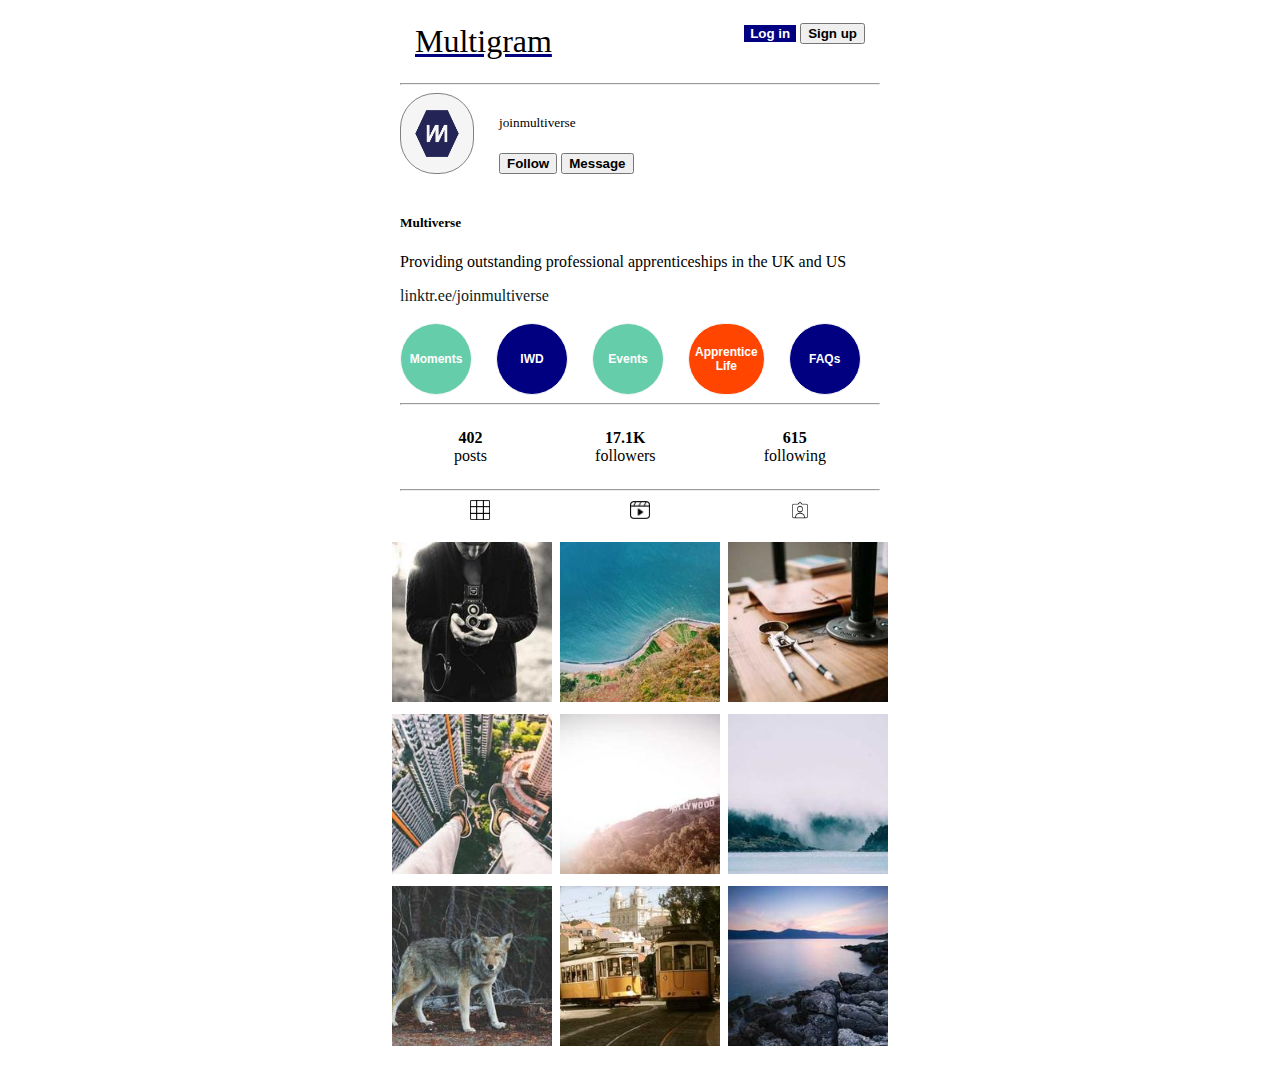
<file: account.html>
<!DOCTYPE html>
<html lang="en">
  <head>
    <meta charset="UTF-8" />
    <meta http-equiv="X-UA-Compatible" content="IE=edge" />
    <meta name="viewport" content="width=device-width, initial-scale=1.0" />
    <link rel="stylesheet" href="style.css" />
    <title>Multigram</title>

    <!-- Bootstrap CDN -->
    <link href="https://cdn.jsdelivr.net/npm/bootstrap@5.3.2/dist/css/bootstrap.min.css" rel="stylesheet" integrity="sha384-T3c6CoIi6uLrA9TneNEoa7RxnatzjcDSCmG1MXxSR1GAsXEV/Dwwykc2MPK8M2HN" crossorigin="anonymous">
    <script src="https://cdn.jsdelivr.net/npm/bootstrap@5.3.2/dist/js/bootstrap.bundle.min.js" integrity="sha384-C6RzsynM9kWDrMNeT87bh95OGNyZPhcTNXj1NW7RuBCsyN/o0jlpcV8Qyq46cDfL" crossorigin="anonymous"></script>

    <!-- My CSS -->
    <link href="style.css" rel="stylesheet">
  </head>

  <body>
    <div id="navbar">
      <span><a href="feed.html">Multigram</a></span>

      <div id="right-side">
        <button type="button" id="login" class="btn btn-info">Log in</a></button>
        <button type="button" id="sign-up" class="btn btn-light">Sign up</button>
      </div>
    </div><hr>

    <div id="info">
      <div id="profile-img">
        <img src="assets/multiverse-logo.png" alt="profile">
      </div>

      <div id="flex">
        <div id="username">
          <h5>joinmultiverse</h5>
        </div>

        <div id="interact">
          <button type="button" id="follow" class="btn btn-light">Follow</button>
          <button type="button" id="message" class="btn btn-light">Message</button>
        </div>
      </div>
    </div><br>

    <div id="about">
      <h5>Multiverse</h5>
      <p>Providing outstanding professional apprenticeships in the UK and US</p>
      <a href="https://linktr.ee/joinmultiverse">linktr.ee/joinmultiverse</a>
    </div><br>

    <div id="highlights">
      <button type="button" style="background-color: mediumaquamarine;">Moments</button>
      <button type="button" style="background-color: navy;">IWD</button>
      <button type="button" style="background-color: mediumaquamarine;">Events</button>
      <button type="button" style="background-color: orangered;">Apprentice<br>Life</button>
      <button type="button" style="background-color: navy;">FAQs</button>
    </div><hr>

    <div id="stats">
      <p><b>402</b><br>posts</p>
      <p><b>17.1K</b><br>followers</p>
      <p><b>615</b><br>following</p>
    </div><hr>

    <div id="posts">
      <div id="post-types">
        <button id="all"><img src="assets/grid-icon.png" alt="grid"></button>
        <button id="reels"><img src="assets/reels-icon.png" alt="reels"></button>
        <button id="tags"><img src="assets/tag-icon.png" alt="tags"></button>
      </div><br>

      <div id="grid-container">
        <div class="grid-item"><img src="assets/grid-img.jpg" alt="man with camera"></div>
        <div class="grid-item"><img src="assets/grid-img-2.jpg" alt="water"></div>
        <div class="grid-item"><img src="assets/grid-img-3.jpg" alt="pencil-tool"></div>
        <div class="grid-item"><img src="assets/grid-img-4.jpg" alt="feet in air"></div>
        <div class="grid-item"><img src="assets/grid-img-5.jpg" alt="hollywood sign"></div>
        <div class="grid-item"><img src="assets/grid-img-6.jpg" alt="view"></div>
        <div class="grid-item"><img src="assets/grid-img-7.jpg" alt="wolf"></div>
        <div class="grid-item"><img src="assets/grid-img-8.jpg" alt="trains"></div>
        <div class="grid-item"><img src="assets/grid-img-9.jpg" alt="view"></div>
      </div>
    </div><br>

    <script src="script.js"></script>
  </body>
</html>
</file>
<file: style.css>
body {
    margin-left: 25em;
    margin-right: 25em;
}
#navbar {
    display: flex;
    justify-content: space-between;
    padding: 15px;
}

#navbar a{
    text-decoration: none;
    color: black;
    font-size: 24pt;
    font-weight: 500;
    font-family: fantasy;
    text-decoration: underline navy;
}

#right-side button {
    font-weight: 600;
}

#login {
    color: white;
    background-color: navy;
    border: navy ;
}
#sign-up {
    color: black;
}

#interact button {
    font-weight: 600;
}

#info {
    display: flex;
}

#profile-img {
    background-color: whitesmoke;
    border-radius: 35px;
    width: 4.5em;
    border: gray solid 1px;
    justify-content: center;
    display: flex;
    margin-right: 25px;
}

#profile-img img{
    width: 4em;
}

#username h5{
    font-weight: 400;
}

#about a {
    text-decoration: none;
    font-weight: 500;
    color: rgb(7, 34, 35);
}

#highlights {
    display: flex;
    gap: 1.5em;
}

#highlights button {
    font-size: 9pt;
    text-align: center;
    border-radius: 5em;
    min-height: 6em;
    min-width: 6em;
    color: white;
    font-family: 'Segoe UI', Tahoma, Geneva, Verdana, sans-serif;
    font-weight: 600;
    border: whitesmoke solid 1pt;
}

#stats, #post-types {
    display: flex;
    justify-content: space-around;
    text-align: center;
}

#post-types button{
    border: none;
    background: none;
}

#post-types img {
    width: 20px;
}

#grid-container {
    display: grid;
    grid-template-columns: repeat(3, 1fr);
    gap: .5em;
    justify-content: center;
}

.grid-item img {
    width: 10em;
}

.grid-item:hover {
    transform: scale(1.2);
    cursor: pointer;
}
</file>
